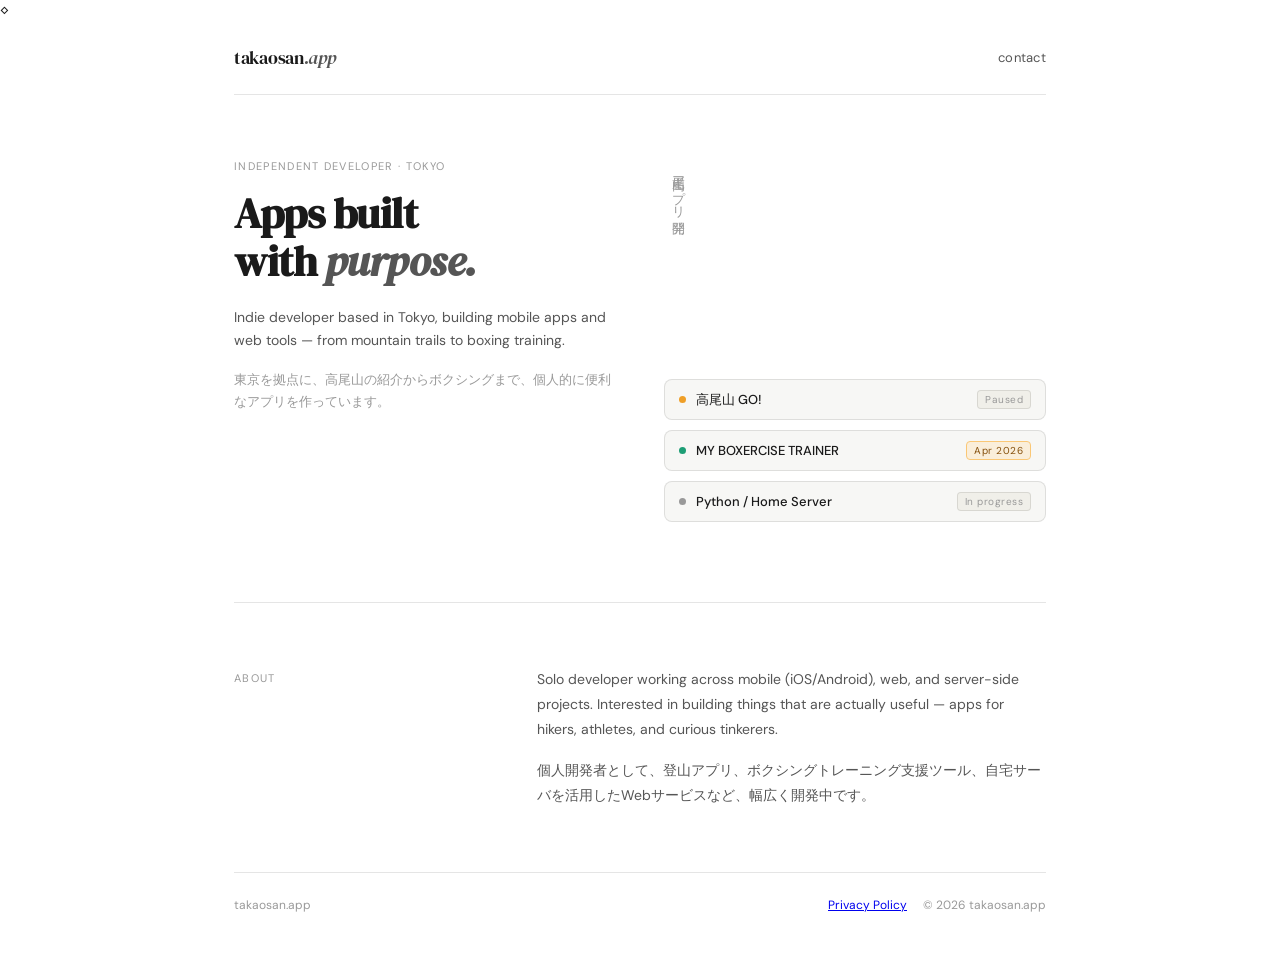
<file: index.html>
<!DOCTYPE html>
<html lang="ja">
<head>
  <meta charset="UTF-8">
  <meta name="viewport" content="width=device-width, initial-scale=1.0">
  <title>takaosan.app — Independent developer · Tokyo</title>
  <meta name="description" content="東京を拠点に、登山からボクシングまで、目的を持ったアプリを作っています。">
  <link rel="preconnect" href="https://fonts.googleapis.com">
  <link rel="preconnect" href="https://fonts.gstatic.com" crossorigin>
  <link href="https://fonts.googleapis.com/css2?family=DM+Serif+Display:ital@0;1&family=DM+Sans:wght@300;400;500&display=swap" rel="stylesheet">
  <link rel="stylesheet" href="/css/common.css">
  <link rel="stylesheet" href="/css/index.css">
</head>◊
<body>
  <div class="page">
    <nav>
      <a href="/" class="logo">takaosan<span>.app</span></a>
      <a href="mailto:hello@takaosan.app">contact</a>
    </nav>

    <section class="hero">
      <div class="hero-left">
        <div class="hero-label">Independent developer · Tokyo</div>
        <h1>Apps built<br>with <em>purpose.</em></h1>
        <p class="hero-sub">
          Indie developer based in Tokyo, building mobile apps and web tools — from mountain trails to boxing training.
        </p>
        <p class="hero-sub" style="font-size:13px; color: var(--color-text-tertiary);">
          東京を拠点に、高尾山の紹介からボクシングまで、個人的に便利なアプリを作っています。
        </p>
      </div>

      <div class="hero-right">
        <div class="tagline-jp">高尾山アプリ開発</div>
        <div class="status-row">
          <a href="https://www.takaosan-go.jp" class="status-item" target="_blank" rel="noopener">
            <div class="dot dot-amber"></div>
            <span class="status-name">高尾山 GO!</span>
            <span class="status-badge">Paused</span>
          </a>
          <a href="/mbt/" class="status-item">
            <div class="dot dot-green"></div>
            <span class="status-name">MY BOXERCISE TRAINER</span>
            <span class="status-badge badge-soon">Apr 2026</span>
          </a>
          <div class="status-item">
            <div class="dot dot-gray"></div>
            <span class="status-name">Python / Home Server</span>
            <span class="status-badge">In progress</span>
          </div>
        </div>
      </div>
    </section>

    <div class="divider"></div>

    <section class="about">
      <div class="about-label">About</div>
      <div class="about-text">
        <p>
          Solo developer working across mobile (iOS/Android), web, and server-side projects. Interested in building things that are actually useful — apps for hikers, athletes, and curious tinkerers.
        </p>
        <p>
          個人開発者として、登山アプリ、ボクシングトレーニング支援ツール、自宅サーバを活用したWebサービスなど、幅広く開発中です。
        </p>
      </div>
    </section>

<footer>
  <span>takaosan.app</span>
  <div style="display:flex; gap:16px;">
    <a href="/privacy-policy">Privacy Policy</a>
    <span>© 2026 takaosan.app</span>
  </div>
</footer>
  </div>
</body>
</html>
</file>
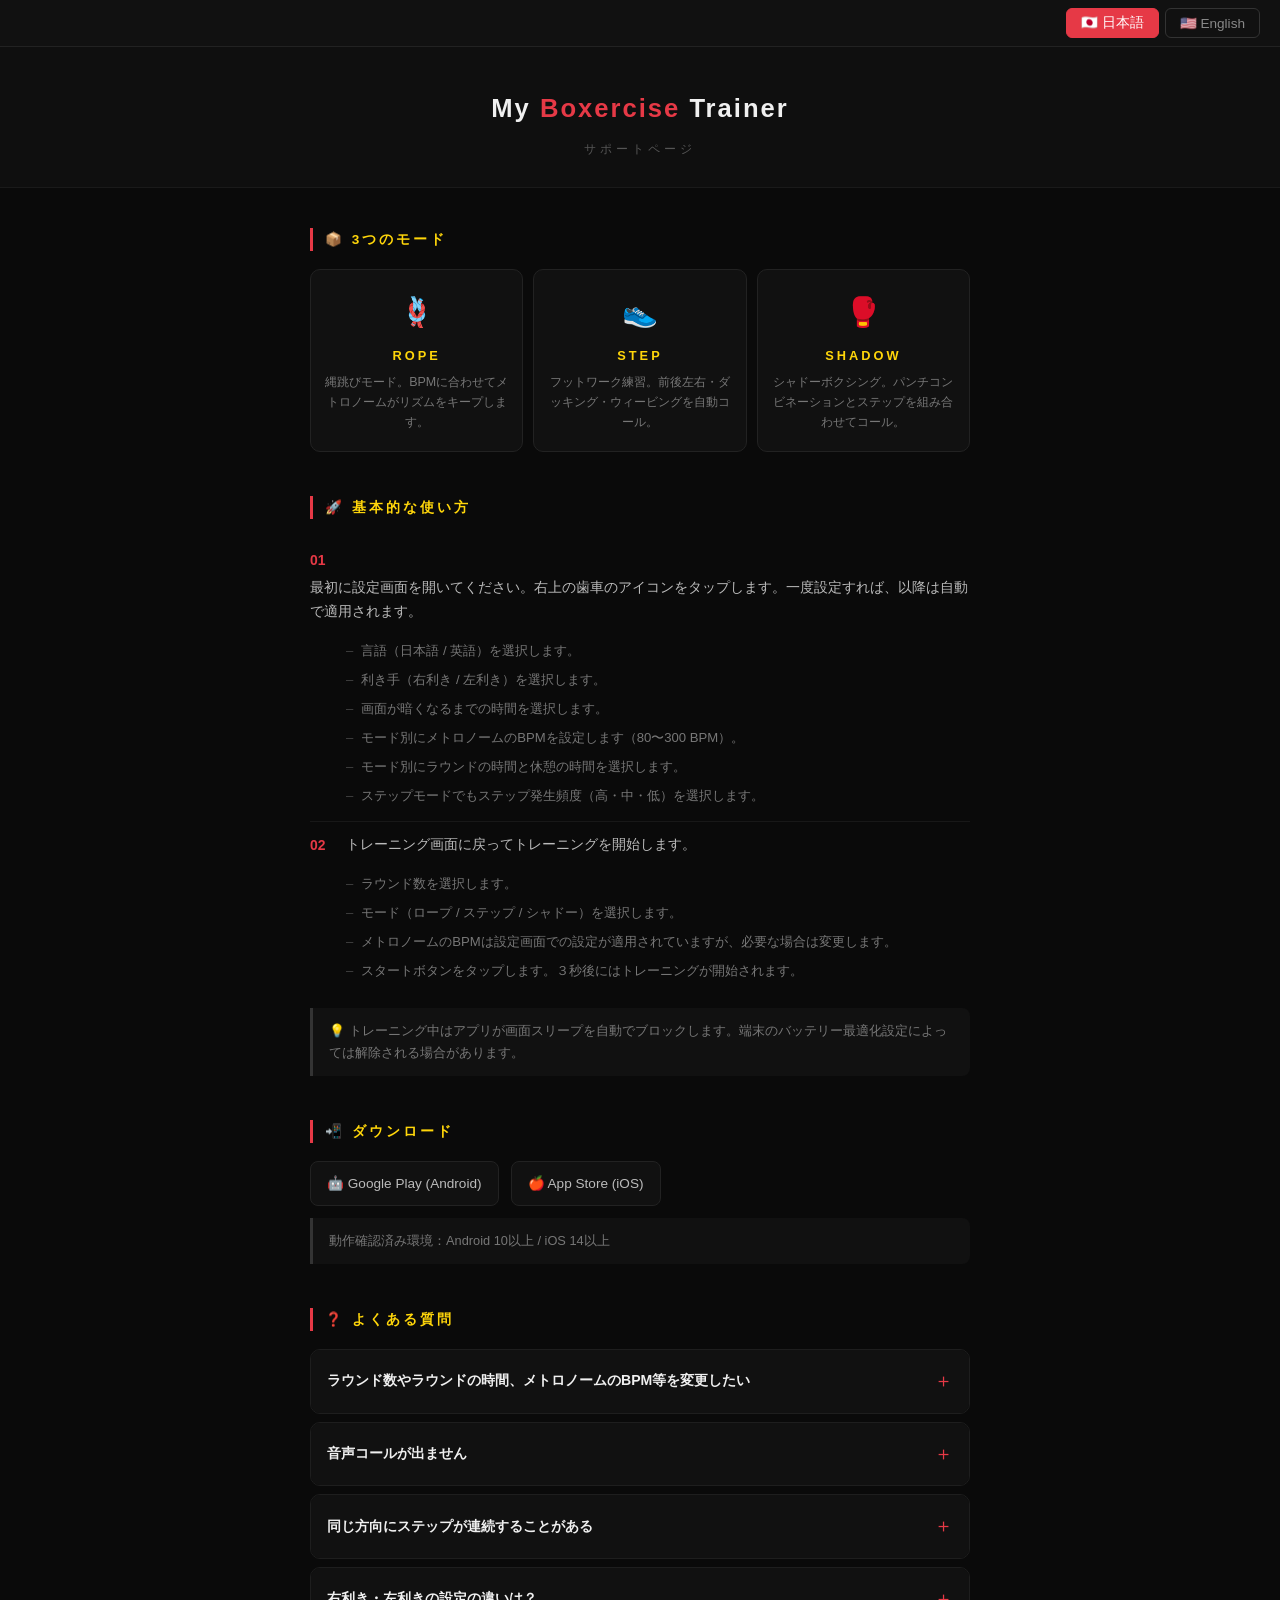
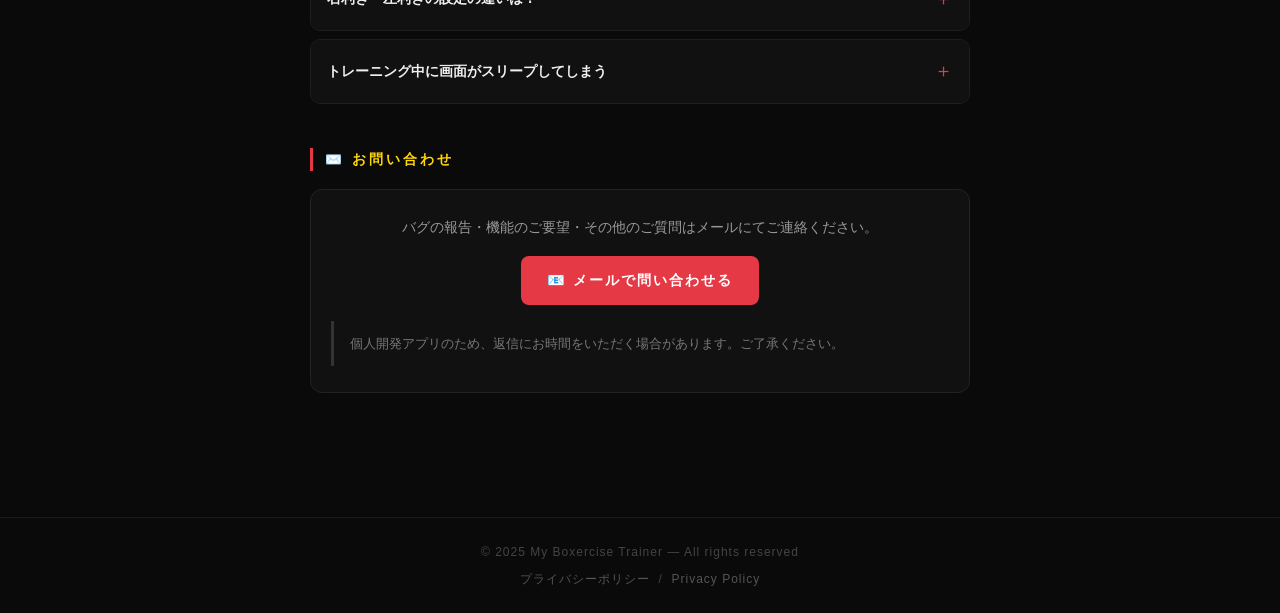
<file: mbt/index.html>
<!DOCTYPE html>
<html lang="ja">
<head>
<meta charset="UTF-8">
<meta name="viewport" content="width=device-width, initial-scale=1.0">
<title>My Boxercise Trainer — サポート / Support</title>
<link rel="stylesheet" href="style.css">
</head>
<body>

<div class="lang-bar">
  <button class="lang-btn active" onclick="setLang('ja')">🇯🇵 日本語</button>
  <button class="lang-btn" onclick="setLang('en')">🇺🇸 English</button>
</div>

<header>
  <div class="logo">My <span>Boxercise</span> Trainer</div>
  <div class="header-sub" id="headerSub">サポートページ</div>
</header>

<!-- ======== 日本語 ======== -->
<div id="content-ja" class="content active">
<div class="container">

  <div class="section">
    <div class="section-title">📦 3つのモード</div>
    <div class="mode-grid">
      <div class="mode-card">
        <div class="mode-icon">🪢</div>
        <div class="mode-name">ROPE</div>
        <div class="mode-desc">縄跳びモード。BPMに合わせてメトロノームがリズムをキープします。</div>
      </div>
      <div class="mode-card">
        <div class="mode-icon">👟</div>
        <div class="mode-name">STEP</div>
        <div class="mode-desc">フットワーク練習。前後左右・ダッキング・ウィービングを自動コール。</div>
      </div>
      <div class="mode-card">
        <div class="mode-icon">🥊</div>
        <div class="mode-name">SHADOW</div>
        <div class="mode-desc">シャドーボクシング。パンチコンビネーションとステップを組み合わせてコール。</div>
      </div>
    </div>
  </div>

  <div class="section">
    <div class="section-title">🚀 基本的な使い方</div>
    <ul class="step-list">
      <li>
        <span class="step-num">01</span><span>最初に設定画面を開いてください。右上の歯車のアイコンをタップします。一度設定すれば、以降は自動で適用されます。</span>
        <ul class="sub-list">
          <li>言語（日本語 / 英語）を選択します。</li>
          <li>利き手（右利き / 左利き）を選択します。</li>
          <li>画面が暗くなるまでの時間を選択します。</li>
          <li>モード別にメトロノームのBPMを設定します（80〜300 BPM）。</li>
          <li>モード別にラウンドの時間と休憩の時間を選択します。</li>
          <li>ステップモードでもステップ発生頻度（高・中・低）を選択します。</li>
        </ul>
      </li>
      <li>
        <span class="step-num">02</span><span>トレーニング画面に戻ってトレーニングを開始します。</span>
        <ul class="sub-list">
          <li>ラウンド数を選択します。</li>
          <li>モード（ロープ / ステップ / シャドー）を選択します。</li>
          <li>メトロノームのBPMは設定画面での設定が適用されていますが、必要な場合は変更します。</li>
          <li>スタートボタンをタップします。３秒後にはトレーニングが開始されます。</li>
        </ul>
      </li>
    </ul>
    <div class="note">💡 トレーニング中はアプリが画面スリープを自動でブロックします。端末のバッテリー最適化設定によっては解除される場合があります。</div>
  </div>

  <div class="section">
    <div class="section-title">📲 ダウンロード</div>
    <div class="badge-row">
      <a href="#" class="badge">🤖 Google Play (Android)</a>
      <a href="#" class="badge">🍎 App Store (iOS)</a>
    </div>
    <div class="note">動作確認済み環境：Android 10以上 / iOS 14以上</div>
  </div>

  <div class="section">
    <div class="section-title">❓ よくある質問</div>

    <div class="faq-item">
      <div class="faq-q" onclick="toggleFaq(this)">
        <span class="faq-q-text">ラウンド数やラウンドの時間、メトロノームのBPM等を変更したい</span>
        <span class="faq-icon">＋</span>
      </div>
      <div class="faq-a">設定画面で変更できます。右上の設定ボタンからアクセスできます。</div>
    </div>

    <div class="faq-item">
      <div class="faq-q" onclick="toggleFaq(this)">
        <span class="faq-q-text">音声コールが出ません</span>
        <span class="faq-icon">＋</span>
      </div>
      <div class="faq-a">端末のメディア音量がミュートになっていないか確認してください。マナーモード・サイレントモードでも音が出なくなる場合があります。Bluetoothイヤホンやスピーカーに接続している場合は、そちらから音が出ていることがあります。</div>
    </div>

    <div class="faq-item">
      <div class="faq-q" onclick="toggleFaq(this)">
        <span class="faq-q-text">同じ方向にステップが連続することがある</span>
        <span class="faq-icon">＋</span>
      </div>
      <div class="faq-a">アプリは内部で位置カウンターを管理しており、同方向への連続移動を抑制しています。</div>
    </div>

    <div class="faq-item">
      <div class="faq-q" onclick="toggleFaq(this)">
        <span class="faq-q-text">右利き・左利きの設定の違いは？</span>
        <span class="faq-icon">＋</span>
      </div>
      <div class="faq-a">右利き（オーソドックス）は左手がジャブ・右手がストレートのスタンスです。左利き（サウスポー）に設定すると、フック・ボディなどの左右表記が反転し、サウスポースタンスに合ったコールになります。</div>
    </div>

    <div class="faq-item">
      <div class="faq-q" onclick="toggleFaq(this)">
        <span class="faq-q-text">トレーニング中に画面がスリープしてしまう</span>
        <span class="faq-icon">＋</span>
      </div>
      <div class="faq-a">アプリはトレーニング中に画面スリープを自動でブロックします。それでも発生する場合は、端末の「バッテリー最適化」設定でこのアプリを除外してください（設定 → バッテリー → バッテリー最適化）。</div>
    </div>

  </div>

  <div class="section">
    <div class="section-title">✉️ お問い合わせ</div>
    <div class="contact-box">
      <p>バグの報告・機能のご要望・その他のご質問はメールにてご連絡ください。</p>
      <a href="mailto:support@`takaosan.app" class="contact-link">📧 メールで問い合わせる</a>
      <div class="note" style="margin-top:16px; text-align:left;">個人開発アプリのため、返信にお時間をいただく場合があります。ご了承ください。</div>
    </div>
  </div>

</div>
</div>

<!-- ======== ENGLISH ======== -->
<div id="content-en" class="content">
<div class="container">

  <div class="section">
    <div class="section-title">📦 Three Modes</div>
    <div class="mode-grid">
      <div class="mode-card">
        <div class="mode-icon">🪢</div>
        <div class="mode-name">ROPE</div>
        <div class="mode-desc">Jump rope mode. A metronome keeps your rhythm at your chosen BPM.</div>
      </div>
      <div class="mode-card">
        <div class="mode-icon">👟</div>
        <div class="mode-name">STEP</div>
        <div class="mode-desc">Footwork drill. Auto-calls front/back/side steps, ducks, and weaves.</div>
      </div>
      <div class="mode-card">
        <div class="mode-icon">🥊</div>
        <div class="mode-name">SHADOW</div>
        <div class="mode-desc">Shadow boxing. Combines punch combinations with footwork calls.</div>
      </div>
    </div>
  </div>

  <div class="section">
    <div class="section-title">🚀 How to Use</div>
    <ul class="step-list">
      <li><span class="step-num">01</span><span>Select your mode, stance (orthodox / southpaw), round duration, and number of rounds.</span></li>
      <li><span class="step-num">02</span><span>Set your tempo with the BPM slider or ＋ / － buttons (80–240 BPM).</span></li>
      <li><span class="step-num">03</span><span>Turn up your device volume and enable voice calls.</span></li>
      <li><span class="step-num">04</span><span>Press ▶ START to begin. A rest interval starts automatically after each round.</span></li>
      <li><span class="step-num">05</span><span>Use ■ STOP to pause or ↺ to fully reset the session.</span></li>
    </ul>
    <div class="note">💡 The app automatically prevents your screen from sleeping during training. If it still turns off, exclude this app from battery optimization in your device settings.</div>
  </div>

  <div class="section">
    <div class="section-title">📲 Download</div>
    <div class="badge-row">
      <a href="#" class="badge">🤖 Google Play (Android)</a>
      <a href="#" class="badge">🍎 App Store (iOS)</a>
    </div>
    <div class="note">Requires Android 10+ / iOS 14+</div>
  </div>

  <div class="section">
    <div class="section-title">❓ FAQ</div>

    <div class="faq-item">
      <div class="faq-q" onclick="toggleFaq(this)">
        <span class="faq-q-text">No voice calls are coming out</span>
        <span class="faq-icon">＋</span>
      </div>
      <div class="faq-a">Check that your device's media volume is not muted. Silent or Do Not Disturb mode may also suppress audio. If connected to Bluetooth headphones or a speaker, audio may be routing there instead.</div>
    </div>

    <div class="faq-item">
      <div class="faq-q" onclick="toggleFaq(this)">
        <span class="faq-q-text">Punch call timing feels off in Shadow mode</span>
        <span class="faq-icon">＋</span>
      </div>
      <div class="faq-a">Call timing is synced to BPM. If the BPM is too high, the text-to-speech engine may not keep up. We recommend staying in the 120–160 BPM range.</div>
    </div>

    <div class="faq-item">
      <div class="faq-q" onclick="toggleFaq(this)">
        <span class="faq-q-text">I occasionally get two steps in the same direction</span>
        <span class="faq-icon">＋</span>
      </div>
      <div class="faq-a">The app tracks your position and suppresses consecutive same-direction steps. However, intentional patterns like double-back → front are by design — this mirrors real boxing footwork training.</div>
    </div>

    <div class="faq-item">
      <div class="faq-q" onclick="toggleFaq(this)">
        <span class="faq-q-text">What's the difference between Orthodox and Southpaw?</span>
        <span class="faq-icon">＋</span>
      </div>
      <div class="faq-a">Orthodox means your left hand leads (jab) and your right hand throws the straight. Southpaw flips this. Selecting Southpaw also reverses the left/right labeling for hooks, body shots, and uppercuts.</div>
    </div>

    <div class="faq-item">
      <div class="faq-q" onclick="toggleFaq(this)">
        <span class="faq-q-text">Does STOP reset my round count?</span>
        <span class="faq-icon">＋</span>
      </div>
      <div class="faq-a">Yes. Pressing ■ STOP or ↺ resets the entire session back to Round 1. Mid-session resume is not supported in the current version.</div>
    </div>

    <div class="faq-item">
      <div class="faq-q" onclick="toggleFaq(this)">
        <span class="faq-q-text">My screen keeps turning off during training</span>
        <span class="faq-icon">＋</span>
      </div>
      <div class="faq-a">The app automatically blocks the screen from sleeping during a session. If it still turns off, go to Settings → Battery → Battery Optimization and exclude this app.</div>
    </div>

  </div>

  <div class="section">
    <div class="section-title">✉️ Contact</div>
    <div class="contact-box">
      <p>For bug reports, feature requests, or general questions, please reach out by email.</p>
      <a href="mailto:support@example.com" class="contact-link">📧 Send a message</a>
      <div class="note" style="margin-top:16px; text-align:left;">This is an indie app maintained by a solo developer. Response times may vary — thank you for your patience.</div>
    </div>
  </div>

</div>
</div>

<footer>
  <div style="margin-bottom:6px;">© 2025 My Boxercise Trainer — All rights reserved</div>
  <div><a href="#">プライバシーポリシー</a> &nbsp;/&nbsp; <a href="#">Privacy Policy</a></div>
</footer>

<script>
function setLang(lang) {
  document.getElementById('content-ja').classList.toggle('active', lang === 'ja');
  document.getElementById('content-en').classList.toggle('active', lang === 'en');
  document.querySelectorAll('.lang-btn').forEach(function(btn) {
    btn.classList.toggle('active', btn.textContent.indexOf(lang === 'ja' ? '日本語' : 'English') !== -1);
  });
  document.getElementById('headerSub').textContent = lang === 'ja' ? 'サポートページ' : 'Support';
  document.documentElement.lang = lang;
}

function toggleFaq(el) {
  el.parentElement.classList.toggle('open');
}
</script>

</body>
</html>
</file>
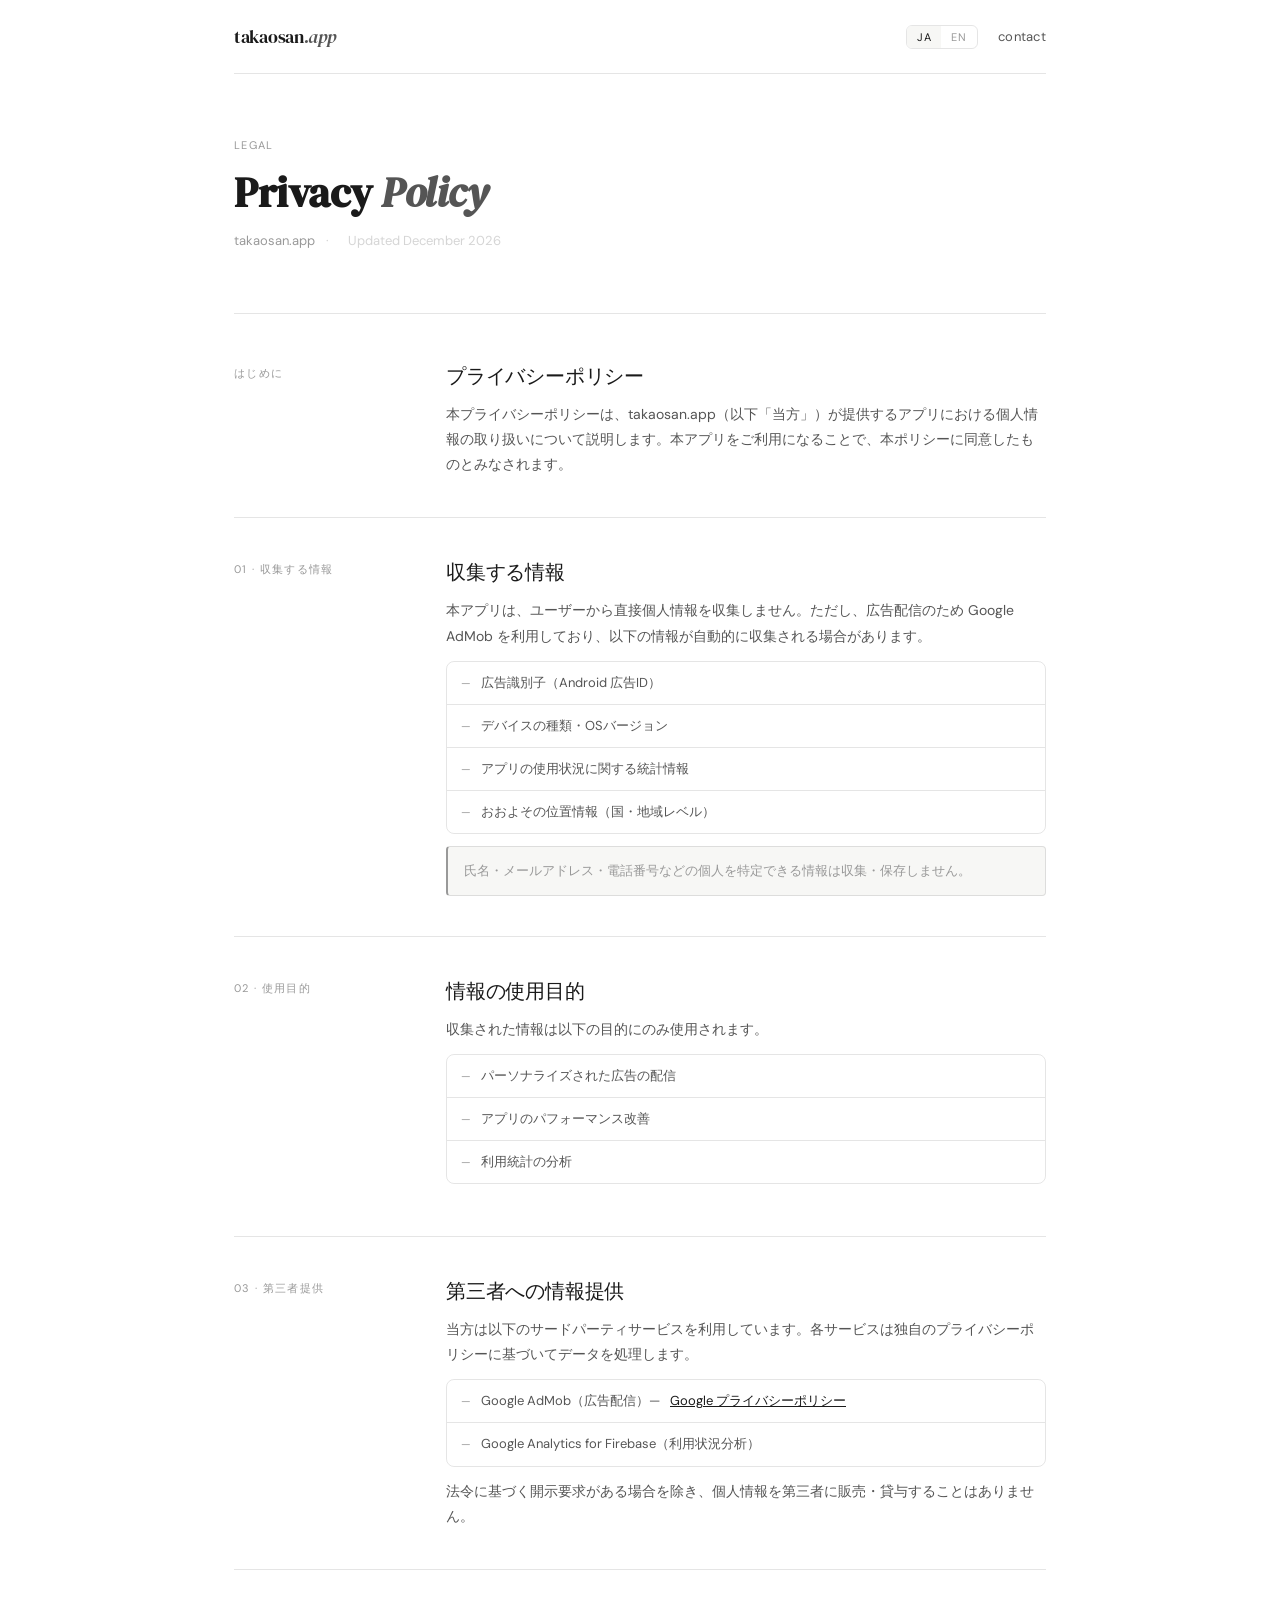
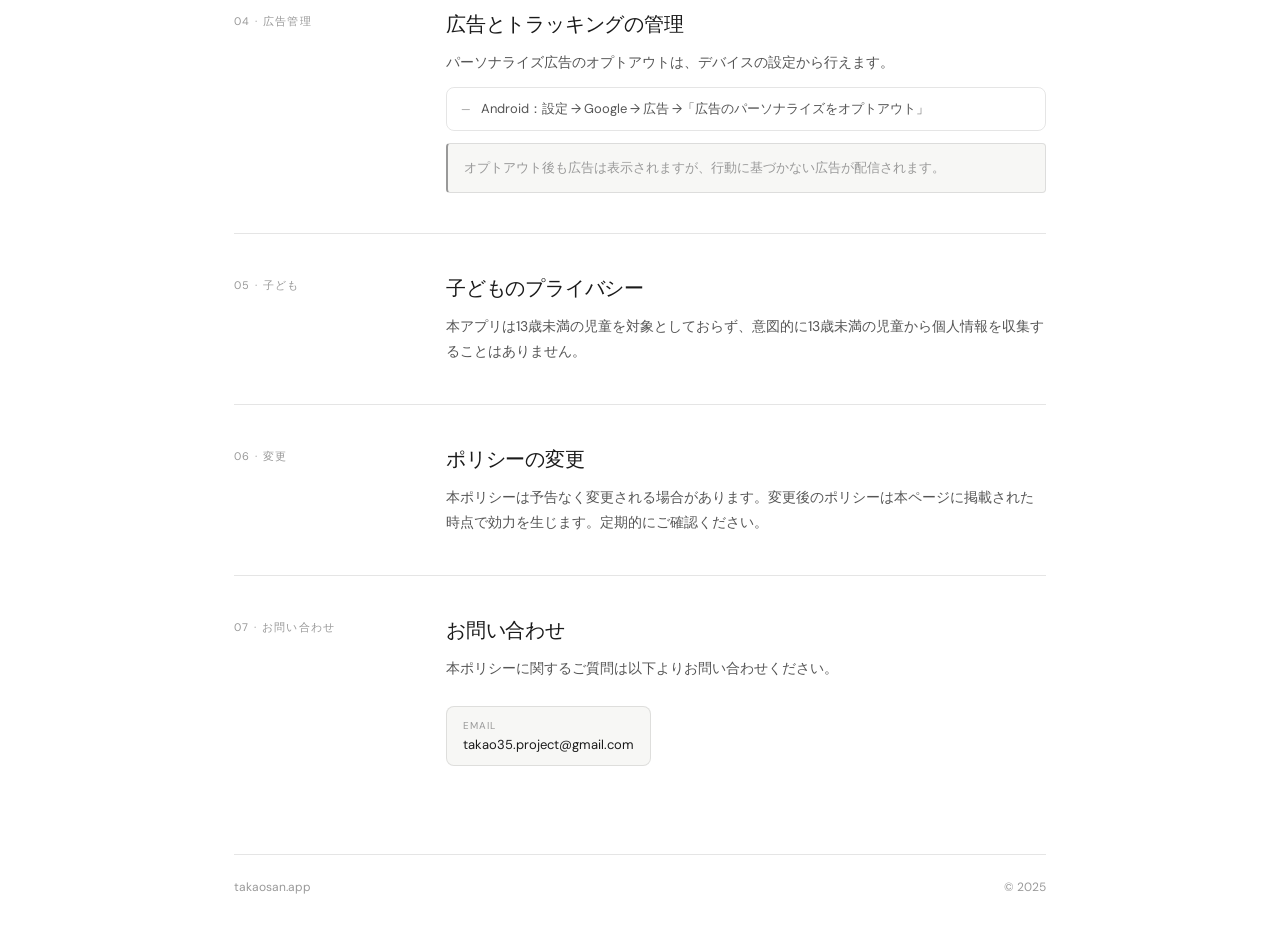
<file: privacy-policy.html>
<!DOCTYPE html>
<html lang="ja">
<head>
  <meta charset="UTF-8">
  <meta name="viewport" content="width=device-width, initial-scale=1.0">
  <title>Privacy Policy — takaosan.app</title>
  <meta name="description" content="Privacy Policy for apps by takaosan.app">
  <link rel="preconnect" href="https://fonts.googleapis.com">
  <link rel="preconnect" href="https://fonts.gstatic.com" crossorigin>
  <link href="https://fonts.googleapis.com/css2?family=DM+Serif+Display:ital@0;1&family=DM+Sans:wght@300;400;500&display=swap" rel="stylesheet">
  <link rel="stylesheet" href="/css/common.css">
  <link rel="stylesheet" href="/css/privacy-policy.css">
</head>
<body>
  <div class="page">

    <nav>
      <a href="/" class="logo">takaosan<span>.app</span></a>
      <div class="nav-right">
        <div class="lang-switch">
          <button class="lang-btn active" onclick="setLang('ja')" id="btn-ja">JA</button>
          <button class="lang-btn" onclick="setLang('en')" id="btn-en">EN</button>
        </div>
        <a href="mailto:takao35.project@gmail.com">contact</a>
      </div>
    </nav>

    <div class="hero">
      <div class="hero-label">Legal</div>
      <h1>Privacy <em>Policy</em></h1>
      <div class="hero-meta">
        takaosan.app <span>·</span> <span id="updated-date"></span>
      </div>
    </div>

    <div class="divider"></div>

    <!-- ══ JAPANESE ══ -->
    <div class="lang-section active" id="lang-ja">

      <div class="section">
        <div class="section-label">はじめに</div>
        <div class="section-body">
          <div class="section-title">プライバシーポリシー</div>
          <p>本プライバシーポリシーは、takaosan.app（以下「当方」）が提供するアプリにおける個人情報の取り扱いについて説明します。本アプリをご利用になることで、本ポリシーに同意したものとみなされます。</p>
        </div>
      </div>

      <div class="section">
        <div class="section-label">01 · 収集する情報</div>
        <div class="section-body">
          <div class="section-title">収集する情報</div>
          <p>本アプリは、ユーザーから直接個人情報を収集しません。ただし、広告配信のため Google AdMob を利用しており、以下の情報が自動的に収集される場合があります。</p>
          <ul class="policy-list">
            <li>広告識別子（Android 広告ID）</li>
            <li>デバイスの種類・OSバージョン</li>
            <li>アプリの使用状況に関する統計情報</li>
            <li>おおよその位置情報（国・地域レベル）</li>
          </ul>
          <div class="note-box">
            <p>氏名・メールアドレス・電話番号などの個人を特定できる情報は収集・保存しません。</p>
          </div>
        </div>
      </div>

      <div class="section">
        <div class="section-label">02 · 使用目的</div>
        <div class="section-body">
          <div class="section-title">情報の使用目的</div>
          <p>収集された情報は以下の目的にのみ使用されます。</p>
          <ul class="policy-list">
            <li>パーソナライズされた広告の配信</li>
            <li>アプリのパフォーマンス改善</li>
            <li>利用統計の分析</li>
          </ul>
        </div>
      </div>

      <div class="section">
        <div class="section-label">03 · 第三者提供</div>
        <div class="section-body">
          <div class="section-title">第三者への情報提供</div>
          <p>当方は以下のサードパーティサービスを利用しています。各サービスは独自のプライバシーポリシーに基づいてデータを処理します。</p>
          <ul class="policy-list">
            <li>Google AdMob（広告配信）— <a href="https://policies.google.com/privacy" style="color:var(--color-text-primary)">Google プライバシーポリシー</a></li>
            <li>Google Analytics for Firebase（利用状況分析）</li>
          </ul>
          <p>法令に基づく開示要求がある場合を除き、個人情報を第三者に販売・貸与することはありません。</p>
        </div>
      </div>

      <div class="section">
        <div class="section-label">04 · 広告管理</div>
        <div class="section-body">
          <div class="section-title">広告とトラッキングの管理</div>
          <p>パーソナライズ広告のオプトアウトは、デバイスの設定から行えます。</p>
          <ul class="policy-list">
            <li>Android：設定 → Google → 広告 →「広告のパーソナライズをオプトアウト」</li>
          </ul>
          <div class="note-box">
            <p>オプトアウト後も広告は表示されますが、行動に基づかない広告が配信されます。</p>
          </div>
        </div>
      </div>

      <div class="section">
        <div class="section-label">05 · 子ども</div>
        <div class="section-body">
          <div class="section-title">子どものプライバシー</div>
          <p>本アプリは13歳未満の児童を対象としておらず、意図的に13歳未満の児童から個人情報を収集することはありません。</p>
        </div>
      </div>

      <div class="section">
        <div class="section-label">06 · 変更</div>
        <div class="section-body">
          <div class="section-title">ポリシーの変更</div>
          <p>本ポリシーは予告なく変更される場合があります。変更後のポリシーは本ページに掲載された時点で効力を生じます。定期的にご確認ください。</p>
        </div>
      </div>

      <div class="section">
        <div class="section-label">07 · お問い合わせ</div>
        <div class="section-body">
          <div class="section-title">お問い合わせ</div>
          <p>本ポリシーに関するご質問は以下よりお問い合わせください。</p>
          <div class="contact-block">
            <div class="contact-label">Email</div>
            <a href="mailto:takao35.project@gmail.com">takao35.project@gmail.com</a>
          </div>
        </div>
      </div>

    </div><!-- /lang-ja -->

    <!-- ══ ENGLISH ══ -->
    <div class="lang-section" id="lang-en">

      <div class="section">
        <div class="section-label">Introduction</div>
        <div class="section-body">
          <div class="section-title">Privacy Policy</div>
          <p>This Privacy Policy describes how takaosan.app ("we", "us", or "our") handles information in connection with our applications. By using our apps, you agree to the practices described in this policy.</p>
        </div>
      </div>

      <div class="section">
        <div class="section-label">01 · Information</div>
        <div class="section-body">
          <div class="section-title">Information We Collect</div>
          <p>Our apps do not collect personally identifiable information directly from users. However, we use Google AdMob for advertising, which may automatically collect the following:</p>
          <ul class="policy-list">
            <li>Advertising identifier (Android Advertising ID)</li>
            <li>Device type and OS version</li>
            <li>App usage statistics</li>
            <li>Approximate location (country/region level)</li>
          </ul>
          <div class="note-box">
            <p>We do not collect or store personally identifiable information such as your name, email address, or phone number.</p>
          </div>
        </div>
      </div>

      <div class="section">
        <div class="section-label">02 · Usage</div>
        <div class="section-body">
          <div class="section-title">How We Use Information</div>
          <p>The information collected is used solely for the following purposes:</p>
          <ul class="policy-list">
            <li>Delivering personalized advertisements</li>
            <li>Improving app performance</li>
            <li>Analyzing usage statistics</li>
          </ul>
        </div>
      </div>

      <div class="section">
        <div class="section-label">03 · Third Parties</div>
        <div class="section-body">
          <div class="section-title">Third-Party Services</div>
          <p>We use the following third-party services, each of which processes data under their own privacy policies:</p>
          <ul class="policy-list">
            <li>Google AdMob (advertising) — <a href="https://policies.google.com/privacy" style="color:var(--color-text-primary)">Google Privacy Policy</a></li>
            <li>Google Analytics for Firebase (usage analytics)</li>
          </ul>
          <p>We do not sell or share personal information with third parties, except as required by law.</p>
        </div>
      </div>

      <div class="section">
        <div class="section-label">04 · Opt-Out</div>
        <div class="section-body">
          <div class="section-title">Advertising &amp; Opt-Out</div>
          <p>You can opt out of personalized advertising through your device settings:</p>
          <ul class="policy-list">
            <li>Android: Settings → Google → Ads → "Opt out of Ads Personalization"</li>
          </ul>
          <div class="note-box">
            <p>Opting out does not stop ads from being shown; ads will no longer be based on your behavior.</p>
          </div>
        </div>
      </div>

      <div class="section">
        <div class="section-label">05 · Children</div>
        <div class="section-body">
          <div class="section-title">Children's Privacy</div>
          <p>Our apps are not directed at children under the age of 13. We do not knowingly collect personal information from children under 13.</p>
        </div>
      </div>

      <div class="section">
        <div class="section-label">06 · Changes</div>
        <div class="section-body">
          <div class="section-title">Changes to This Policy</div>
          <p>We may update this Privacy Policy from time to time. Changes will be effective when posted on this page. We encourage you to review this page periodically.</p>
        </div>
      </div>

      <div class="section">
        <div class="section-label">07 · Contact</div>
        <div class="section-body">
          <div class="section-title">Contact Us</div>
          <p>If you have any questions about this Privacy Policy, please contact us:</p>
          <div class="contact-block">
            <div class="contact-label">Email</div>
            <a href="mailto:takao35.project@gmail.com">takao35.project@gmail.com</a>
          </div>
        </div>
      </div>

    </div><!-- /lang-en -->

    <footer>
      <a href="/">takaosan.app</a>
      <span>© 2025</span>
    </footer>

  </div><!-- /page -->

  <script>
    const d = new Date();
    const months = ['January','February','March','April','May','June','July','August','September','October','November','December'];
    document.getElementById('updated-date').textContent =
      `Updated ${months[d.getMonth()]} ${d.getFullYear()}`;

    function setLang(lang) {
      document.getElementById('lang-ja').classList.toggle('active', lang === 'ja');
      document.getElementById('lang-en').classList.toggle('active', lang === 'en');
      document.getElementById('btn-ja').classList.toggle('active', lang === 'ja');
      document.getElementById('btn-en').classList.toggle('active', lang === 'en');
      document.documentElement.lang = lang === 'ja' ? 'ja' : 'en';
    }
  </script>
</body>
</html>
</file>
<file: css/common.css>
*, *::before, *::after { margin: 0; padding: 0; box-sizing: border-box; }

:root {
  --color-text-primary: #1a1a1a;
  --color-text-secondary: #555;
  --color-text-tertiary: #999;
  --color-bg: #fff;
  --color-bg-secondary: #f7f7f5;
  --color-bg-tertiary: #f0efe9;
  --color-border: rgba(0,0,0,0.1);
  --color-border-hover: rgba(0,0,0,0.2);
}

@media (prefers-color-scheme: dark) {
  :root {
    --color-text-primary: #e8e8e6;
    --color-text-secondary: #aaa;
    --color-text-tertiary: #666;
    --color-bg: #111;
    --color-bg-secondary: #1a1a1a;
    --color-bg-tertiary: #222;
    --color-border: rgba(255,255,255,0.1);
    --color-border-hover: rgba(255,255,255,0.2);
  }
}

body {
  font-family: 'DM Sans', sans-serif;
  background: var(--color-bg);
  color: var(--color-text-primary);
  -webkit-font-smoothing: antialiased;
}

.page {
  max-width: 860px;
  margin: 0 auto;
  padding: 0 1.5rem;
}

nav {
  display: flex;
  justify-content: space-between;
  align-items: center;
  padding: 1.5rem 0;
  border-bottom: 0.5px solid var(--color-border);
  margin-bottom: 4rem;
}

.logo {
  font-family: 'DM Serif Display', serif;
  font-size: 18px;
  letter-spacing: -0.3px;
  color: var(--color-text-primary);
  text-decoration: none;
}

.logo span {
  font-style: italic;
  color: var(--color-text-secondary);
}

nav a {
  font-size: 13px;
  color: var(--color-text-secondary);
  text-decoration: none;
  letter-spacing: 0.02em;
}

nav a:hover { color: var(--color-text-primary); }

.hero-label {
  font-size: 11px;
  letter-spacing: 0.12em;
  text-transform: uppercase;
  color: var(--color-text-tertiary);
  margin-bottom: 1rem;
}

.divider {
  height: 0.5px;
  background: var(--color-border);
  margin: 4rem 0;
}

footer {
  display: flex;
  justify-content: space-between;
  align-items: center;
  padding: 1.5rem 0;
  border-top: 0.5px solid var(--color-border);
  font-size: 12px;
  color: var(--color-text-tertiary);
  margin-bottom: 2rem;
}
</file>
<file: css/index.css>
.hero {
  display: grid;
  grid-template-columns: 1fr 1fr;
  gap: 3rem;
  align-items: start;
  margin-bottom: 5rem;
}

.hero h1 {
  font-family: 'DM Serif Display', serif;
  font-size: 42px;
  line-height: 1.15;
  letter-spacing: -0.5px;
  margin-bottom: 1.25rem;
}

.hero h1 em {
  font-style: italic;
  color: var(--color-text-secondary);
}

.hero-sub {
  font-size: 14px;
  line-height: 1.7;
  color: var(--color-text-secondary);
  margin-bottom: 1rem;
}

.hero-right { padding-top: 0.5rem; }

.tagline-jp {
  font-family: 'DM Serif Display', serif;
  font-size: 13px;
  color: var(--color-text-tertiary);
  line-height: 2.2;
  writing-mode: vertical-rl;
  text-orientation: mixed;
  height: 180px;
  margin-bottom: 2rem;
}

.status-row {
  display: flex;
  flex-direction: column;
  gap: 10px;
}

.status-item {
  display: flex;
  align-items: center;
  gap: 10px;
  font-size: 13px;
  padding: 10px 14px;
  border: 0.5px solid var(--color-border);
  border-radius: 8px;
  background: var(--color-bg-secondary);
  transition: border-color 0.2s;
  text-decoration: none;
  color: var(--color-text-primary);
}

.status-item:hover { border-color: var(--color-border-hover); }

.dot {
  width: 7px;
  height: 7px;
  border-radius: 50%;
  flex-shrink: 0;
}

.dot-green { background: #1D9E75; }
.dot-amber { background: #EF9F27; }
.dot-gray  { background: var(--color-text-tertiary); }

.status-name { font-weight: 500; flex: 1; }

.status-badge {
  font-size: 10px;
  letter-spacing: 0.05em;
  padding: 2px 7px;
  border-radius: 4px;
  background: var(--color-bg-tertiary);
  color: var(--color-text-tertiary);
  border: 0.5px solid var(--color-border);
}

.badge-soon   { background: #FAEEDA; color: #854F0B; border-color: #FAC775; }
.badge-active { background: #E1F5EE; color: #0F6E56; border-color: #9FE1CB; }

.about {
  display: grid;
  grid-template-columns: 1fr 2fr;
  gap: 3rem;
  margin-bottom: 4rem;
}

.about-label {
  font-size: 11px;
  letter-spacing: 0.12em;
  text-transform: uppercase;
  color: var(--color-text-tertiary);
  padding-top: 4px;
}

.about-text {
  font-size: 14px;
  line-height: 1.8;
  color: var(--color-text-secondary);
}

.about-text p + p { margin-top: 1rem; }

@media (max-width: 600px) {
  .hero { grid-template-columns: 1fr; gap: 2rem; }
  .about { grid-template-columns: 1fr; gap: 1rem; }
  .hero h1 { font-size: 32px; }
  .tagline-jp { writing-mode: horizontal-tb; height: auto; margin-bottom: 1rem; }
}
</file>
<file: mbt/style.css>
* { margin: 0; padding: 0; box-sizing: border-box; }

body {
  background: #0a0a0a;
  color: #f0f0f0;
  font-family: -apple-system, BlinkMacSystemFont, 'Segoe UI', 'Helvetica Neue', Arial, sans-serif;
  min-height: 100vh;
  line-height: 1.7;
}

.lang-bar {
  background: #111;
  border-bottom: 1px solid #222;
  display: flex;
  justify-content: flex-end;
  padding: 8px 20px;
  gap: 6px;
}

.lang-btn {
  background: none;
  border: 1px solid #333;
  border-radius: 6px;
  color: #888;
  font-size: 0.85rem;
  padding: 5px 14px;
  cursor: pointer;
}

.lang-btn.active { background: #e63946; border-color: #e63946; color: #fff; }

header {
  padding: 40px 20px 28px;
  text-align: center;
  border-bottom: 1px solid #1a1a1a;
  background: #0f0f0f;
}

.logo { font-size: 1.6rem; font-weight: 900; letter-spacing: 2px; color: #f0f0f0; }
.logo span { color: #e63946; }
.header-sub { font-size: 0.75rem; letter-spacing: 4px; color: #555; margin-top: 8px; text-transform: uppercase; }

.container { max-width: 700px; margin: 0 auto; padding: 40px 20px 80px; }
.section { margin-bottom: 44px; }

.section-title {
  font-size: 0.85rem;
  font-weight: 700;
  letter-spacing: 3px;
  color: #ffd60a;
  text-transform: uppercase;
  border-left: 3px solid #e63946;
  padding-left: 12px;
  margin-bottom: 18px;
}

.mode-grid { display: grid; grid-template-columns: repeat(3,1fr); gap: 10px; }

@media (max-width: 480px) {
  .mode-grid { grid-template-columns: 1fr; }
}

.mode-card { background: #111; border: 1px solid #222; border-radius: 10px; padding: 18px 14px; text-align: center; }
.mode-icon { font-size: 1.8rem; margin-bottom: 8px; }
.mode-name { font-size: 0.8rem; font-weight: 700; letter-spacing: 3px; color: #ffd60a; margin-bottom: 6px; text-transform: uppercase; }
.mode-desc { font-size: 0.78rem; color: #777; line-height: 1.6; }

.step-list { list-style: none; }
.step-list > li { display: flex; flex-wrap: wrap; gap: 4px 12px; padding: 11px 0; border-bottom: 1px solid #181818; font-size: 0.87rem; color: #bbb; }
.step-list > li:last-child { border-bottom: none; }
.step-num { font-weight: 700; color: #e63946; flex-shrink: 0; width: 24px; padding-top: 1px; }

.sub-list { list-style: none; width: 100%; margin-top: 8px; padding-left: 36px; }
.sub-list li { font-size: 0.82rem; color: #777; padding: 4px 0; line-height: 1.6; }
.sub-list li::before { content: '–'; color: #444; margin-right: 8px; }

.note { background: #111; border-left: 3px solid #333; border-radius: 0 8px 8px 0; padding: 12px 16px; font-size: 0.8rem; color: #777; margin-top: 12px; line-height: 1.7; }

.badge-row { display: flex; gap: 12px; flex-wrap: wrap; margin-bottom: 12px; }

.badge {
  display: inline-flex;
  align-items: center;
  gap: 8px;
  background: #111;
  border: 1px solid #222;
  border-radius: 8px;
  padding: 10px 16px;
  font-size: 0.85rem;
  color: #bbb;
  text-decoration: none;
}

.badge:hover { border-color: #e63946; color: #fff; }

.faq-item { border: 1px solid #1e1e1e; border-radius: 10px; margin-bottom: 8px; overflow: hidden; }
.faq-q { padding: 15px 16px; cursor: pointer; display: flex; justify-content: space-between; align-items: center; background: #111; user-select: none; gap: 12px; }
.faq-q:hover { background: #141414; }
.faq-q-text { font-weight: 600; font-size: 0.88rem; color: #f0f0f0; }
.faq-icon { font-size: 1.2rem; color: #e63946; flex-shrink: 0; transition: transform 0.2s; }
.faq-item.open .faq-icon { transform: rotate(45deg); }
.faq-a { display: none; padding: 14px 16px 16px; background: #0d0d0d; font-size: 0.85rem; color: #999; border-top: 1px solid #1e1e1e; line-height: 1.8; }
.faq-item.open .faq-a { display: block; }

.contact-box { background: #111; border: 1px solid #222; border-radius: 12px; padding: 26px 20px; text-align: center; }
.contact-box p { color: #999; font-size: 0.88rem; margin-bottom: 16px; }
.contact-link { display: inline-block; background: #e63946; color: #fff; text-decoration: none; font-weight: 700; font-size: 0.9rem; letter-spacing: 2px; padding: 12px 26px; border-radius: 8px; }
.contact-link:hover { background: #ff4757; }

footer { border-top: 1px solid #1a1a1a; padding: 24px; text-align: center; color: #444; font-size: 0.75rem; letter-spacing: 1px; }
footer a { color: #555; text-decoration: none; }
footer a:hover { color: #ffd60a; }

.content { display: none; }
.content.active { display: block; }
</file>
<file: css/privacy-policy.css>
.nav-right {
  display: flex;
  align-items: center;
  gap: 20px;
}

.lang-switch {
  display: flex;
  border: 0.5px solid var(--color-border);
  border-radius: 6px;
  overflow: hidden;
}

.lang-btn {
  background: none;
  border: none;
  font-family: 'DM Sans', sans-serif;
  font-size: 11px;
  letter-spacing: 0.08em;
  color: var(--color-text-tertiary);
  padding: 4px 10px;
  cursor: pointer;
  transition: all 0.15s;
}

.lang-btn.active,
.lang-btn:hover {
  background: var(--color-bg-secondary);
  color: var(--color-text-primary);
}

.hero {
  margin-bottom: 4rem;
}

.hero h1 {
  font-family: 'DM Serif Display', serif;
  font-size: 42px;
  line-height: 1.15;
  letter-spacing: -0.5px;
  margin-bottom: 1rem;
}

.hero h1 em {
  font-style: italic;
  color: var(--color-text-secondary);
}

.hero-meta {
  font-size: 13px;
  color: var(--color-text-tertiary);
}

.hero-meta span { margin: 0 8px; opacity: 0.4; }

.divider {
  margin: 3rem 0;
}

.lang-section { display: none; }
.lang-section.active { display: block; }

.section {
  display: grid;
  grid-template-columns: 180px 1fr;
  gap: 2rem;
  padding: 2.5rem 0;
  border-bottom: 0.5px solid var(--color-border);
}

.section:first-child { padding-top: 0; }
.section:last-child  { border-bottom: none; }

.section-label {
  font-size: 11px;
  letter-spacing: 0.12em;
  text-transform: uppercase;
  color: var(--color-text-tertiary);
  padding-top: 4px;
}

.section-title {
  font-family: 'DM Serif Display', serif;
  font-size: 20px;
  letter-spacing: -0.2px;
  color: var(--color-text-primary);
  margin-bottom: 0.75rem;
}

.section-body p {
  font-size: 14px;
  line-height: 1.8;
  color: var(--color-text-secondary);
  margin-bottom: 0.75rem;
}

.section-body p:last-child { margin-bottom: 0; }

.policy-list {
  list-style: none;
  margin: 0.75rem 0;
  border: 0.5px solid var(--color-border);
  border-radius: 8px;
  overflow: hidden;
}

.policy-list li {
  font-size: 13px;
  line-height: 1.7;
  color: var(--color-text-secondary);
  padding: 10px 14px;
  border-bottom: 0.5px solid var(--color-border);
  display: flex;
  gap: 10px;
  align-items: baseline;
}

.policy-list li:last-child { border-bottom: none; }

.policy-list li::before {
  content: '—';
  color: var(--color-text-tertiary);
  flex-shrink: 0;
  font-size: 11px;
}

.note-box {
  background: var(--color-bg-secondary);
  border: 0.5px solid var(--color-border);
  border-left: 2px solid var(--color-text-tertiary);
  border-radius: 4px;
  padding: 12px 16px;
  margin-top: 0.75rem;
}

.note-box p {
  font-size: 13px !important;
  color: var(--color-text-tertiary) !important;
  margin: 0 !important;
}

.contact-block {
  display: inline-flex;
  flex-direction: column;
  gap: 4px;
  padding: 12px 16px;
  border: 0.5px solid var(--color-border);
  border-radius: 8px;
  background: var(--color-bg-secondary);
  margin-top: 0.75rem;
  transition: border-color 0.2s;
}

.contact-block:hover { border-color: var(--color-border-hover); }

.contact-label {
  font-size: 10px;
  letter-spacing: 0.1em;
  text-transform: uppercase;
  color: var(--color-text-tertiary);
}

.contact-block a {
  font-size: 13px;
  color: var(--color-text-primary);
  text-decoration: none;
}

.contact-block a:hover { text-decoration: underline; }

footer {
  margin-top: 3rem;
}

footer a {
  color: var(--color-text-tertiary);
  text-decoration: none;
}

footer a:hover { color: var(--color-text-primary); }

@media (max-width: 600px) {
  .section { grid-template-columns: 1fr; gap: 0.75rem; }
  .hero h1 { font-size: 32px; }
}
</file>
